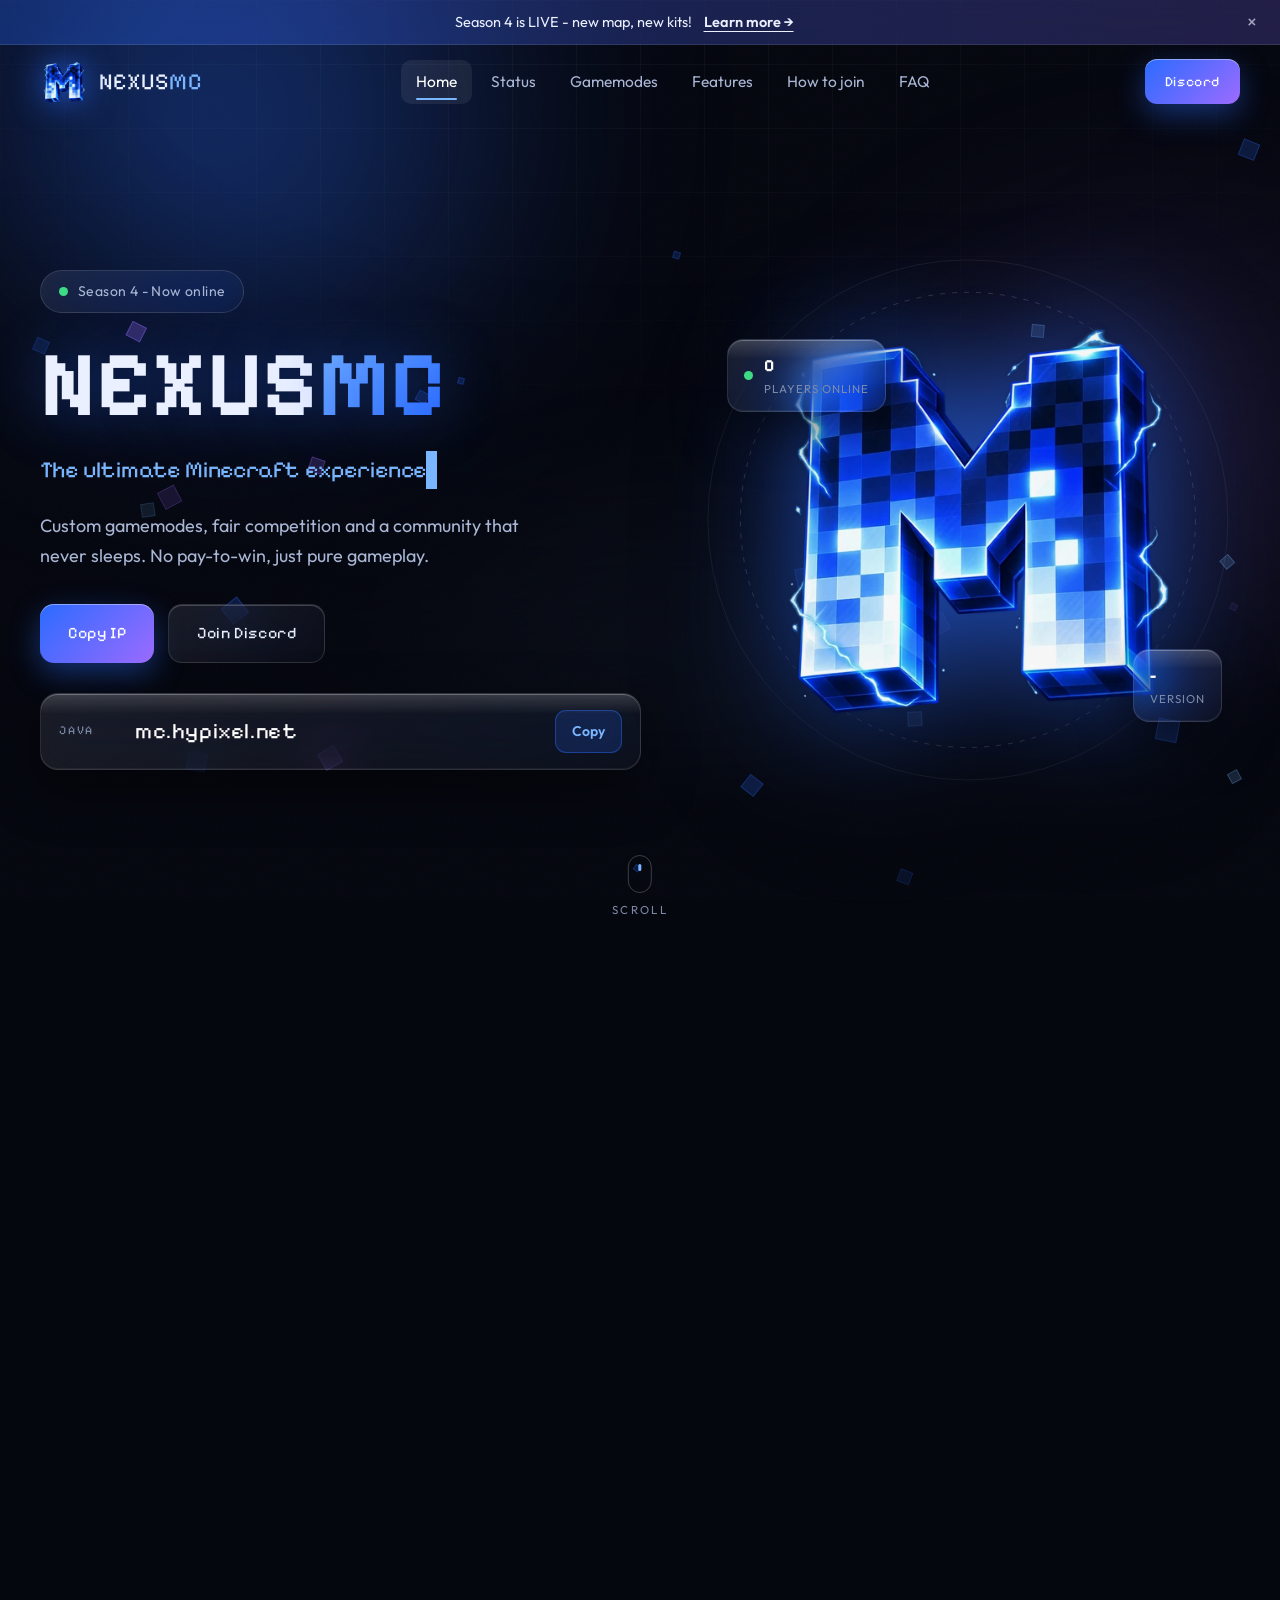
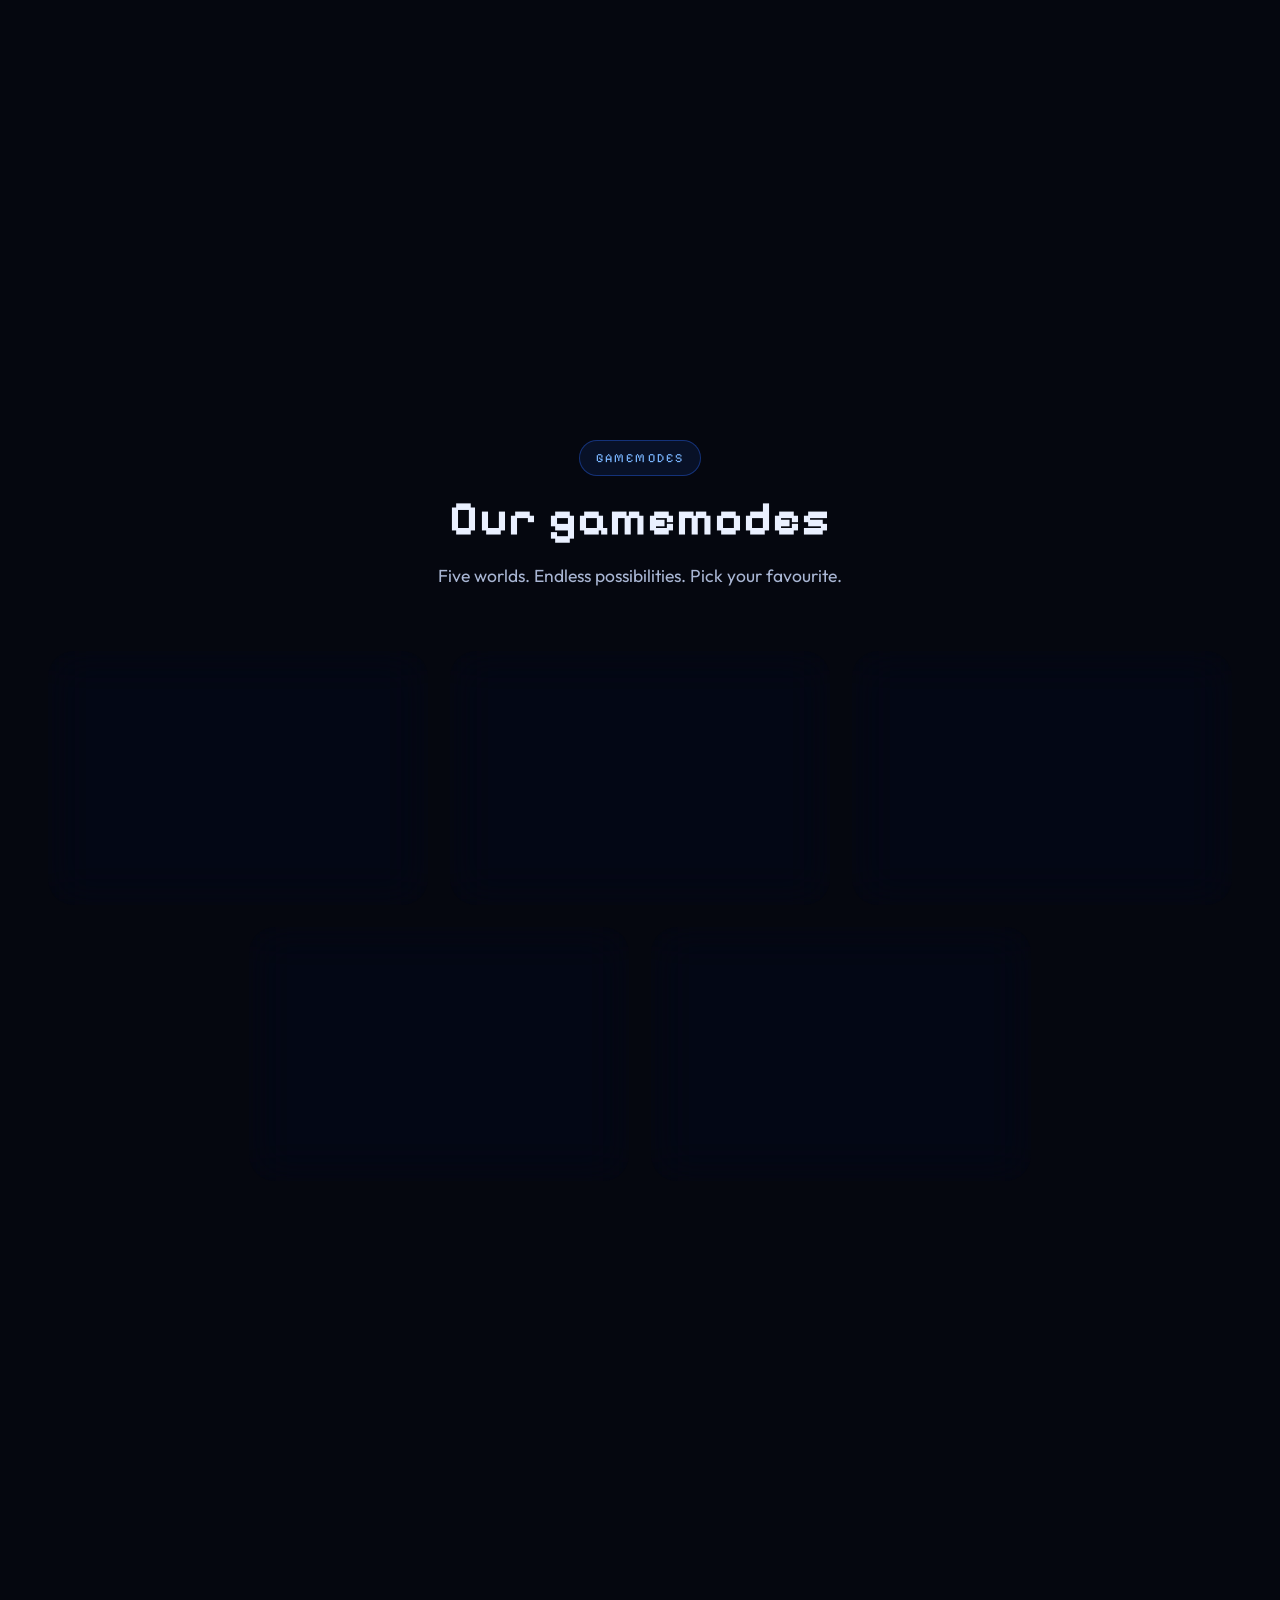
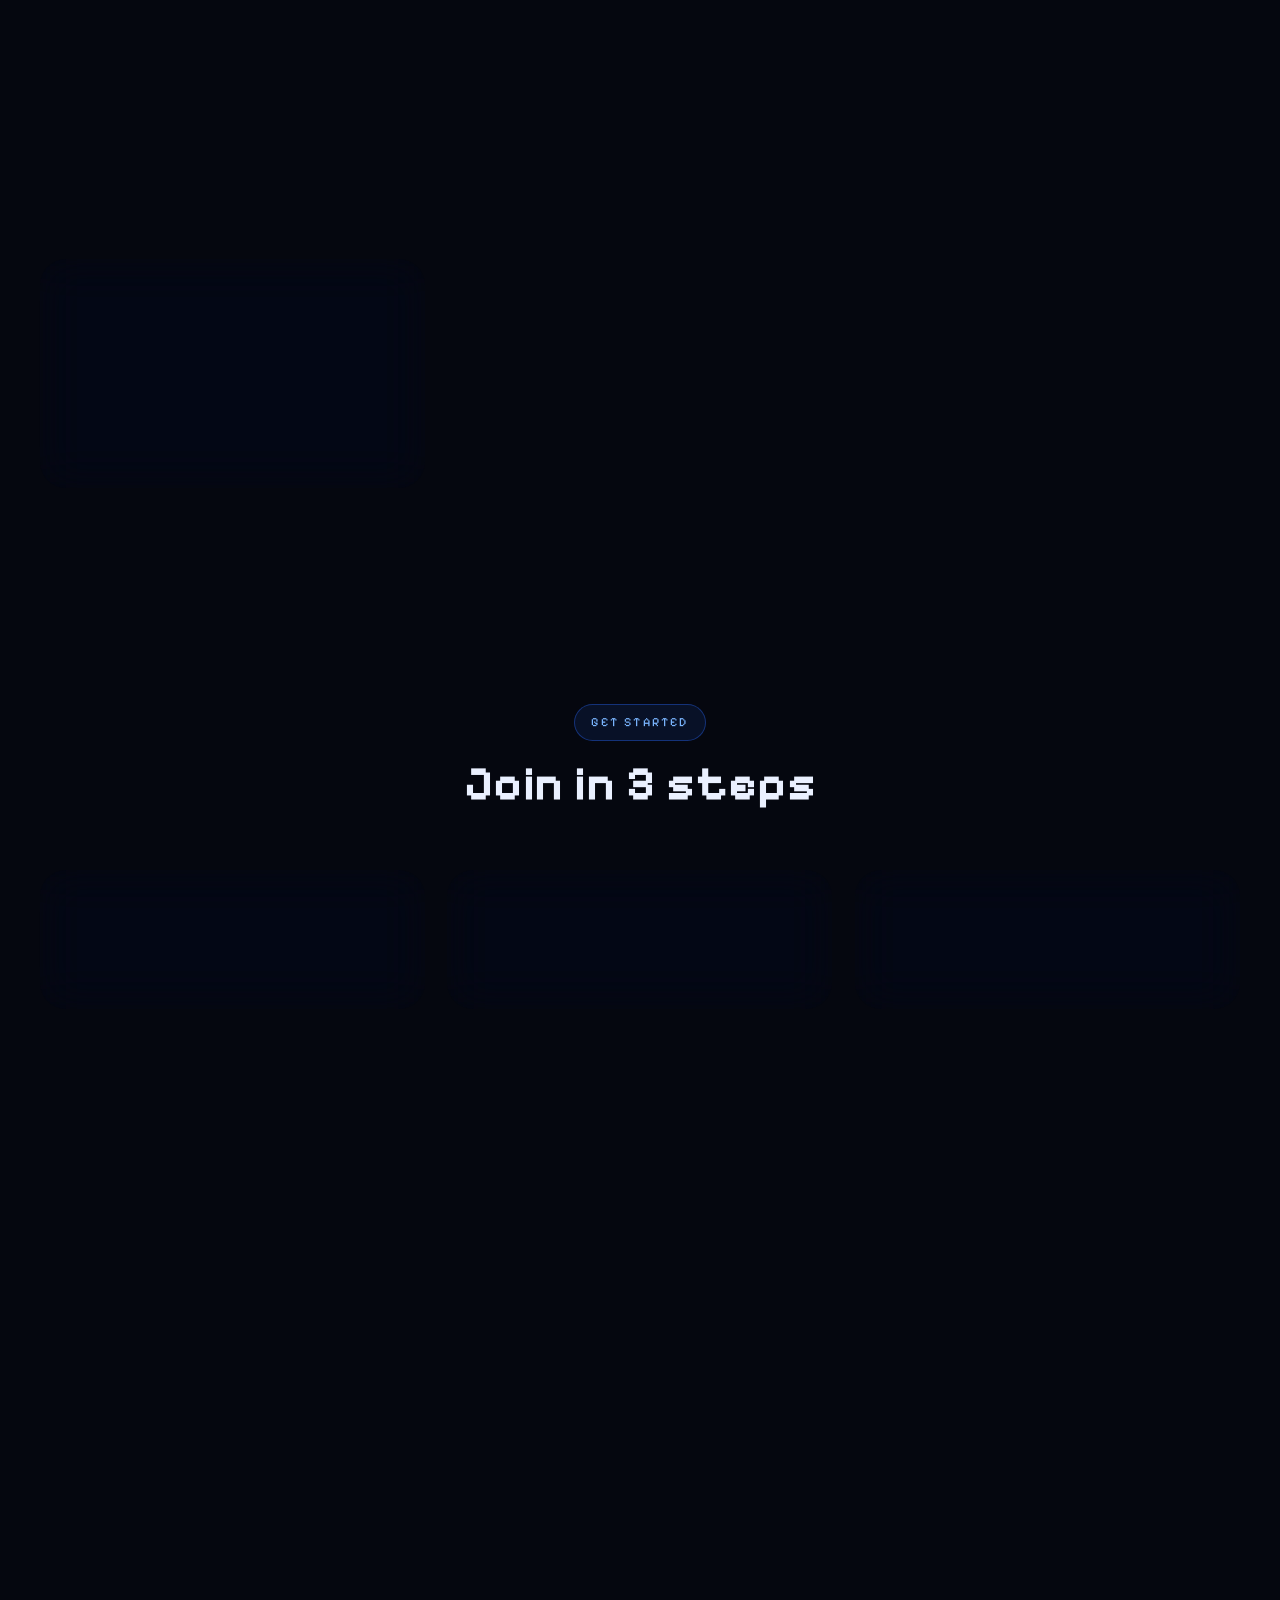
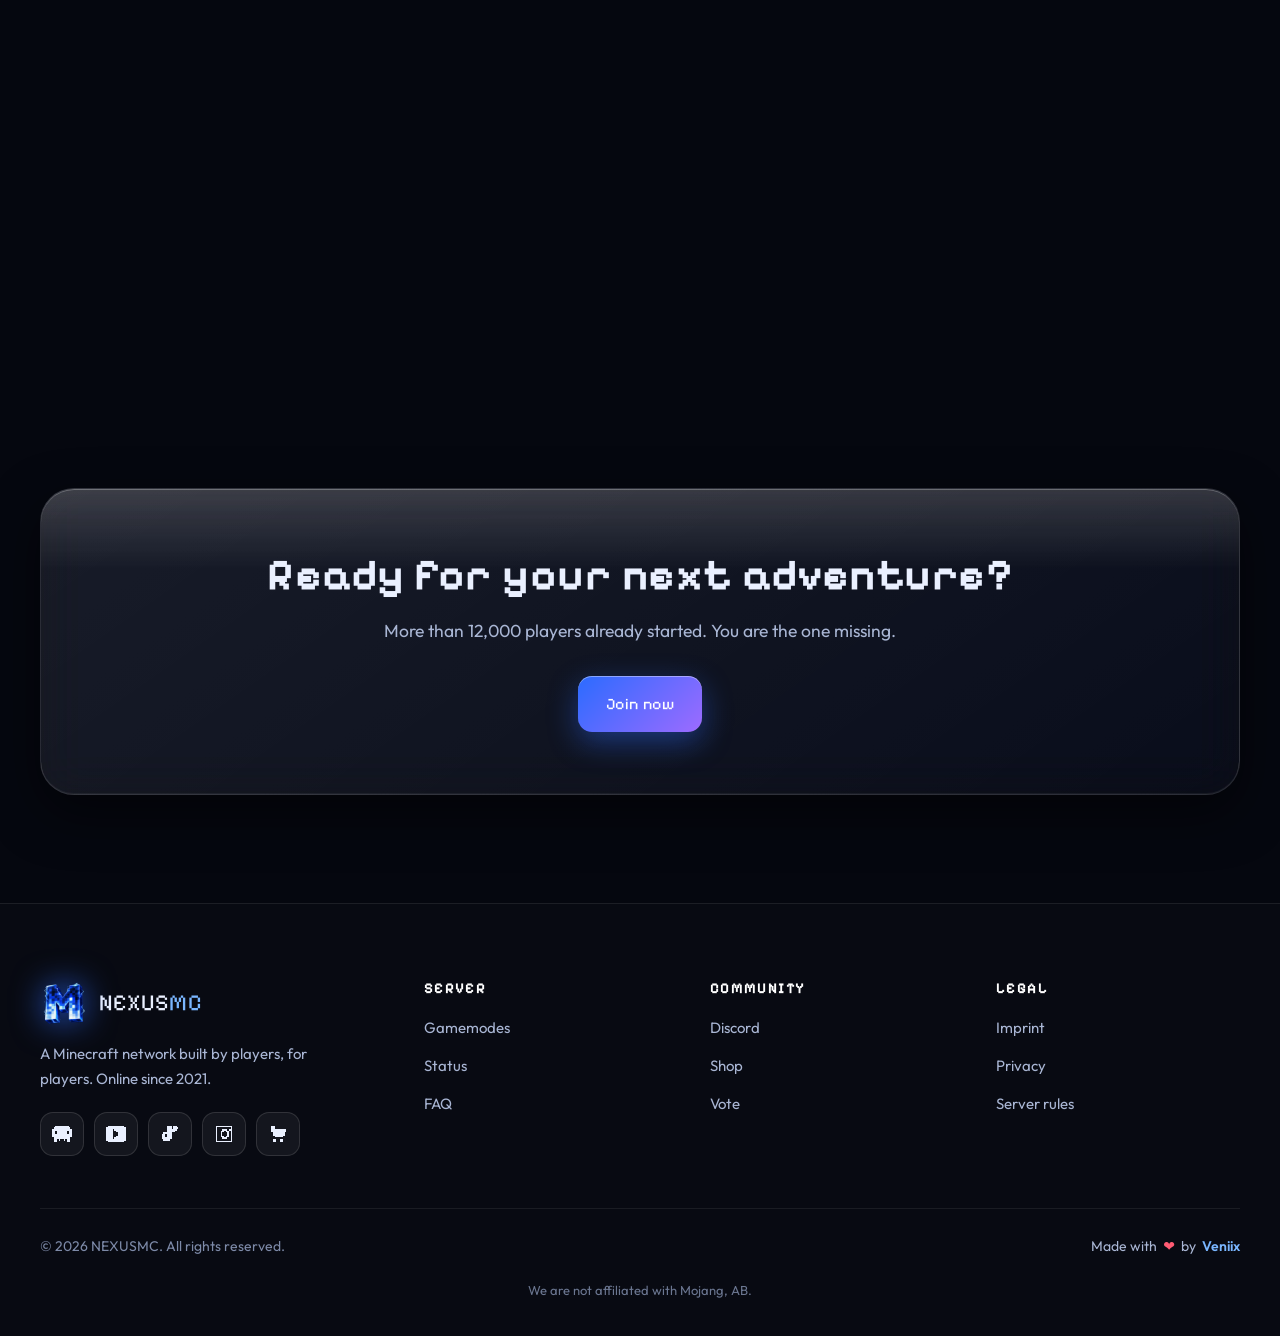
<file: index.html>
<!DOCTYPE html>
<html lang="en">
<head>
  <meta charset="UTF-8" />
  <meta name="viewport" content="width=device-width, initial-scale=1.0" />
  <title>Minecraft Server</title>

  <!-- These values are filled in automatically from assets/js/config.js -->
  <meta name="description" content="Minecraft Server" />
  <meta name="theme-color" content="#2b6bff" />
  <meta property="og:type" content="website" />
  <meta property="og:title" content="Minecraft Server" />
  <meta property="og:description" content="" />
  <meta property="og:image" content="assets/img/og-image.png" />
  <meta name="twitter:card" content="summary_large_image" />
  <meta name="twitter:image" content="assets/img/og-image.png" />

  <link rel="icon" href="assets/img/favicon.ico" sizes="any" />
  <link rel="icon" href="assets/img/favicon.png" type="image/png" />
  <link rel="apple-touch-icon" href="assets/img/apple-touch-icon.png" />

  <!-- Fonts: "Pixelify Sans" looks like Minecraft, "Outfit" keeps body text readable -->
  <link rel="preconnect" href="https://fonts.googleapis.com" />
  <link rel="preconnect" href="https://fonts.gstatic.com" crossorigin />
  <link href="https://fonts.googleapis.com/css2?family=Pixelify+Sans:wght@400..700&family=Outfit:wght@300..700&display=swap" rel="stylesheet" />

  <link rel="stylesheet" href="assets/css/style.css" />
</head>

<body>

  <!-- Progress bar & background effects -->
  <div class="scroll-progress" id="progress"></div>
  <div class="bg-layer">
    <div class="aurora aurora--1"></div>
    <div class="aurora aurora--2"></div>
    <div class="aurora aurora--3"></div>
  </div>
  <div class="bg-grid"></div>
  <div class="bg-noise"></div>
  <canvas id="particles"></canvas>
  <div class="cursor-glow" id="cursorGlow"></div>

  <!-- ===================== ANNOUNCEMENT ===================== -->
  <div class="announce" id="announce"></div>

  <!-- ===================== NAVIGATION ===================== -->
  <header class="nav" id="nav">
    <div class="wrap nav__inner">
      <a class="brand" href="#home" aria-label="Back to top">
        <img class="brand__logo" data-logo src="assets/img/logo.webp" alt="Server logo" width="46" height="46" />
        <span class="brand__name" data-brand-name></span>
      </a>

      <nav class="nav__links" id="navLinks" aria-label="Main menu"></nav>

      <div class="nav__actions">
        <a class="btn btn--primary btn--sm" id="navBtn" href="#">Discord</a>
        <button class="burger" id="burger" aria-label="Open menu" aria-expanded="false">
          <span></span><span></span><span></span>
        </button>
      </div>
    </div>
  </header>

  <nav class="mobile-menu" id="mobileMenu" aria-label="Mobile menu"></nav>

  <main>
    <!-- ===================== HERO ===================== -->
    <section class="hero" id="home">
      <div class="wrap hero__grid">
        <div class="hero__copy">
          <span class="hero__badge" id="heroBadge"></span>
          <h1 class="hero__title" id="heroTitle"></h1>
          <p class="hero__tagline" id="heroTagline"></p>
          <p class="hero__text" id="heroText"></p>

          <div class="hero__actions" id="heroActions"></div>

          <div class="ip-box glass glass--live" data-reveal style="--delay:150ms">
            <div class="ip-row">
              <span class="ip-row__label">Java</span>
              <span class="ip-row__value" id="ipJava">-</span>
              <button class="ip-copy" data-copy-target="java" aria-label="Copy Java IP">Copy</button>
            </div>
            <div class="ip-row" id="ipBedrockRow">
              <span class="ip-row__label">Bedrock</span>
              <span class="ip-row__value" id="ipBedrock">-</span>
              <button class="ip-copy" data-copy-target="bedrock" aria-label="Copy Bedrock IP">Copy</button>
            </div>
          </div>
        </div>

        <div class="hero__stage">
          <div class="hero__logo-wrap" id="heroLogoWrap">
            <svg class="hero__rings" viewBox="0 0 200 200" aria-hidden="true" focusable="false">
              <circle class="hero__rings-solid" cx="100" cy="100" r="96" />
              <circle class="hero__rings-dash"  cx="100" cy="100" r="84" />
            </svg>
            <div class="hero__halo"></div>
            <img class="hero__logo" data-logo src="assets/img/logo.webp" alt="Server logo" width="430" height="430" />

            <div class="float-card glass float-card--a">
              <span class="dot" data-live-dot></span>
              <span><b data-live-players>0</b><small>Players online</small></span>
            </div>
            <div class="float-card glass float-card--b">
              <span><b data-live-version>-</b><small>Version</small></span>
            </div>
          </div>
        </div>
      </div>

      <div class="scroll-hint">
        <span class="scroll-hint__mouse"></span>
        Scroll
      </div>
    </section>

    <!-- ===================== LIVE STATUS ===================== -->
    <section id="status">
      <div class="wrap">
        <div class="head" data-reveal>
          <span class="head__eyebrow">Live</span>
          <h2 class="head__title" id="statusTitle">Live Server Status</h2>
          <p class="head__text" id="statusSub"></p>
        </div>

        <div class="status-card glass glass--live" data-reveal="zoom">
          <div class="status-top">
            <div class="status-state">
              <span class="dot" id="stDot"></span>
              <span id="stStateText">Connecting...</span>
            </div>
            <div class="status-refresh">
              <span>Updated: <span id="stAgo">-</span></span>
              <button id="stRefresh" type="button">Refresh</button>
            </div>
          </div>

          <div class="status-grid">
            <div class="status-tile">
              <div class="status-tile__label">Players online</div>
              <div class="status-tile__value" data-st-load>
                <span id="stPlayers">0</span> <small id="stMax"></small>
              </div>
            </div>
            <div class="status-tile status-tile--text" id="stVersionTile">
              <div class="status-tile__label">Version</div>
              <div class="status-tile__value" data-st-load><span id="stVersion">-</span></div>
            </div>
            <div class="status-tile status-tile--text">
              <div class="status-tile__label">Server address</div>
              <div class="status-tile__value"><span id="stAddress">-</span></div>
            </div>
          </div>

          <div class="motd" id="stMotdBox">
            <span class="motd__label">MOTD - message of the day</span>
            <div id="stMotd">...</div>
          </div>

          <div id="stBarWrap">
            <div class="bar"><div class="bar__fill" id="stBar"></div></div>
            <div class="bar-legend">
              <span id="stBarText">Loading data...</span>
              <span>Capacity</span>
            </div>
          </div>
        </div>
      </div>
    </section>

    <!-- ===================== STATS ===================== -->
    <section id="numbers" style="padding-top:0">
      <div class="wrap">
        <div class="stats" id="statsGrid"></div>
      </div>
    </section>

    <!-- ===================== GAMEMODES ===================== -->
    <section id="gamemodes">
      <div class="wrap">
        <div class="head" data-reveal>
          <span class="head__eyebrow">Gamemodes</span>
          <h2 class="head__title" id="modesTitle">Our gamemodes</h2>
          <p class="head__text" id="modesSub"></p>
        </div>
        <div class="cards cards--modes" id="modesGrid"></div>
      </div>
    </section>

    <!-- ===================== FEATURES ===================== -->
    <section id="features">
      <div class="wrap">
        <div class="head" data-reveal>
          <span class="head__eyebrow">Features</span>
          <h2 class="head__title" id="featuresTitle">Why our server?</h2>
          <p class="head__text" id="featuresSub"></p>
        </div>
        <div class="cards" id="featuresGrid"></div>
      </div>
    </section>

    <!-- ===================== HOW TO JOIN ===================== -->
    <section id="join">
      <div class="wrap">
        <div class="head" data-reveal>
          <span class="head__eyebrow">Get started</span>
          <h2 class="head__title" id="joinTitle">Join in 3 steps</h2>
        </div>
        <div class="steps" id="stepsGrid"></div>
      </div>
    </section>

    <!-- ===================== FAQ ===================== -->
    <section id="faq">
      <div class="wrap">
        <div class="head" data-reveal>
          <span class="head__eyebrow">FAQ</span>
          <h2 class="head__title" id="faqTitle">Frequently asked questions</h2>
          <p class="head__text" id="faqSub"></p>
        </div>
        <div class="faq" id="faqList"></div>
      </div>
    </section>

    <!-- ===================== CALL TO ACTION ===================== -->
    <section id="cta">
      <div class="wrap">
        <div class="cta glass glass--live" id="ctaBox" data-reveal="zoom"></div>
      </div>
    </section>
  </main>

  <!-- ===================== FOOTER ===================== -->
  <footer class="footer">
    <div class="wrap">
      <div class="footer__grid">
        <div>
          <a class="brand" href="#home">
            <img class="brand__logo" data-logo-footer src="assets/img/logo.webp" alt="Server logo" width="46" height="46" />
            <span class="brand__name" data-brand-name></span>
          </a>
          <p class="footer__about" id="footerAbout"></p>
          <div class="socials" id="socials"></div>
        </div>
        <div id="footerCols" style="display:contents"></div>
      </div>

      <div class="footer__bottom">
        <span id="copyright"></span>
        <span class="made-by">
          Made with <span class="heart">&#10084;&#65039;</span> by
          <a href="https://veniix.studio" target="_blank" rel="noopener">Veniix</a>
        </span>
      </div>

      <!-- Legal notice - please do NOT remove -->
      <p class="disclaimer">
        We are not affiliated with Mojang, AB.
      </p>
    </div>
  </footer>

  <button class="to-top" id="toTop" aria-label="Scroll back to top">&#8593;</button>
  <div class="toast" id="toast" role="status" aria-live="polite"></div>

  <noscript>
    <div style="padding:60px 24px;text-align:center">
      <h2 style="font-family:monospace">JavaScript is disabled</h2>
      <p>Please enable JavaScript in your browser to view this page.</p>
    </div>
  </noscript>

  <!-- Do not change the order: config comes first! -->
  <script src="assets/js/config.js"></script>
  <script src="assets/js/icons.js"></script>
  <script src="assets/js/status.js"></script>
  <script src="assets/js/main.js"></script>
</body>
</html>
</file>
<file: assets/css/style.css>
/* ==========================================================================================
   MINECRAFT SERVER TEMPLATE - Stylesheet
   ------------------------------------------------------------------------------------------
   You do NOT need to touch this file. Colors, logo and texts are changed in
   "assets/js/config.js".
   ========================================================================================== */

/* ------------------------------------------------------------------------------------------
   USE YOUR OWN MINECRAFT FONT (optional)
   1. Put your font file (e.g. minecraft.ttf or .woff2) into the folder "assets/fonts/".
   2. Delete the dashed line directly ABOVE "@font-face" (it starts with a slash and a star)
      AND the dashed line directly BELOW ":root" (it ends with a star and a slash).
      That turns the block below from a comment into real CSS.
   3. Done - the page will use your font from then on.
   ------------------------------------------------------------------------------------------
@font-face {
  font-family: "MyMinecraft";
  src: url("../fonts/minecraft.woff2") format("woff2"),
       url("../fonts/minecraft.ttf")   format("truetype");
  font-display: swap;
}
:root { --font-display: "MyMinecraft", "Pixelify Sans", monospace !important; }
   ------------------------------------------------------------------------------------------ */

/* =========================================================================
   1. DESIGN-TOKENS
   ========================================================================= */
:root {
  --c-primary:   #2b6bff;
  --c-secondary: #7ab6ff;
  --c-accent:    #9d6bff;
  --c-bg:        #05070f;

  --c-primary-rgb: 43, 107, 255;

  --text:        #eaf0ff;
  --text-soft:   #a9b6d4;
  --text-dim:    #7d8aa8;

  --glass-bg:     linear-gradient(145deg, rgba(255,255,255,.085), rgba(255,255,255,.028));
  --glass-bg-hi:  linear-gradient(145deg, rgba(255,255,255,.14), rgba(255,255,255,.045));
  --glass-border: rgba(255,255,255,.12);
  --glass-blur:   blur(22px) saturate(175%);
  --glass-shadow: 0 18px 50px rgba(0,0,0,.5), inset 0 1px 0 rgba(255,255,255,.26), inset 0 -1px 0 rgba(255,255,255,.05);

  --r-sm: 12px;
  --r-md: 18px;
  --r-lg: 26px;
  --r-xl: 34px;

  --wrap: 1200px;
  --nav-h: 76px;

  --ease: cubic-bezier(.22,1,.36,1);
  --ease-soft: cubic-bezier(.4,0,.2,1);

  --font-display: "Pixelify Sans", "Press Start 2P", monospace;
  --font-body: "Outfit", "Segoe UI", system-ui, -apple-system, sans-serif;
}

/* =========================================================================
   2. BASE
   ========================================================================= */
*, *::before, *::after { box-sizing: border-box; }

html { scroll-behavior: smooth; scroll-padding-top: calc(var(--nav-h) + 20px); }

body {
  margin: 0;
  background: var(--c-bg);
  color: var(--text);
  font-family: var(--font-body);
  font-size: 17px;
  line-height: 1.65;
  -webkit-font-smoothing: antialiased;
  overflow-x: hidden;
  min-height: 100vh;
}

img { max-width: 100%; display: block; }
a { color: inherit; text-decoration: none; }
button { font: inherit; color: inherit; border: 0; background: none; cursor: pointer; }
ul { list-style: none; margin: 0; padding: 0; }

h1, h2, h3, h4, .font-display {
  font-family: var(--font-display);
  font-weight: 700;
  letter-spacing: .5px;
  line-height: 1.12;
  margin: 0;
}

::selection { background: rgba(var(--c-primary-rgb), .45); color: #fff; }

/* Scrollbar */
::-webkit-scrollbar { width: 11px; }
::-webkit-scrollbar-track { background: rgba(255,255,255,.03); }
::-webkit-scrollbar-thumb {
  background: linear-gradient(var(--c-primary), var(--c-accent));
  border-radius: 10px;
  border: 3px solid var(--c-bg);
}

.wrap { width: min(var(--wrap), calc(100% - 44px)); margin-inline: auto; }
.sr-only {
  position: absolute; width: 1px; height: 1px; padding: 0; margin: -1px;
  overflow: hidden; clip: rect(0 0 0 0); white-space: nowrap; border: 0;
}

/* =========================================================================
   3. BACKGROUND (aurora + grid + noise)
   ========================================================================= */
.bg-layer { position: fixed; inset: 0; z-index: -3; overflow: hidden; pointer-events: none; }

.bg-layer::after { /* Vignette */
  content: "";
  position: absolute; inset: 0;
  background: radial-gradient(120% 90% at 50% 0%, transparent 35%, var(--c-bg) 100%);
}

.aurora {
  position: absolute;
  width: 62vw; height: 62vw;
  min-width: 480px; min-height: 480px;
  border-radius: 50%;
  filter: blur(110px);
  opacity: .5;
  will-change: transform;
}
.aurora--1 { top: -22vw; left: -14vw;  background: radial-gradient(circle, var(--c-primary), transparent 65%); animation: drift1 26s ease-in-out infinite; }
.aurora--2 { top: 18vh;  right: -22vw; background: radial-gradient(circle, var(--c-accent),  transparent 65%); animation: drift2 32s ease-in-out infinite; opacity: .38; }
.aurora--3 { bottom: -28vw; left: 22vw; background: radial-gradient(circle, var(--c-secondary), transparent 65%); animation: drift3 38s ease-in-out infinite; opacity: .3; }

@keyframes drift1 { 0%,100% { transform: translate3d(0,0,0) scale(1); } 50% { transform: translate3d(8vw, 6vh, 0) scale(1.15); } }
@keyframes drift2 { 0%,100% { transform: translate3d(0,0,0) scale(1.1); } 50% { transform: translate3d(-7vw, 9vh, 0) scale(.92); } }
@keyframes drift3 { 0%,100% { transform: translate3d(0,0,0) scale(1); } 50% { transform: translate3d(6vw,-7vh, 0) scale(1.2); } }

.bg-grid {
  position: fixed; inset: 0; z-index: -2; pointer-events: none;
  background-image:
    linear-gradient(rgba(255,255,255,.035) 1px, transparent 1px),
    linear-gradient(90deg, rgba(255,255,255,.035) 1px, transparent 1px);
  background-size: 64px 64px;
  mask-image: radial-gradient(100% 70% at 50% 0%, #000 10%, transparent 75%);
  -webkit-mask-image: radial-gradient(100% 70% at 50% 0%, #000 10%, transparent 75%);
  animation: gridShift 40s linear infinite;
}
@keyframes gridShift { to { background-position: 64px 64px, 64px 64px; } }

.bg-noise {
  position: fixed; inset: 0; z-index: -1; pointer-events: none; opacity: .5;
  background-image: url("data:image/svg+xml,%3Csvg xmlns='http://www.w3.org/2000/svg' width='160' height='160'%3E%3Cfilter id='n'%3E%3CfeTurbulence type='fractalNoise' baseFrequency='.85' numOctaves='3'/%3E%3C/filter%3E%3Crect width='100%25' height='100%25' filter='url(%23n)' opacity='.045'/%3E%3C/svg%3E");
}

#particles { position: fixed; inset: 0; z-index: -1; pointer-events: none; }

/* Cursor glow */
.cursor-glow {
  position: fixed; top: 0; left: 0; z-index: 0;
  width: 520px; height: 520px; margin: -260px 0 0 -260px;
  border-radius: 50%; pointer-events: none; opacity: 0;
  background: radial-gradient(circle, rgba(var(--c-primary-rgb), .16), transparent 62%);
  transition: opacity .5s var(--ease-soft);
  will-change: transform;
}
.cursor-glow.is-on { opacity: 1; }

/* =========================================================================
   4. GLASS BUILDING BLOCK (liquid glass)
   ========================================================================= */
.glass {
  position: relative;
  background: var(--glass-bg);
  backdrop-filter: var(--glass-blur);
  -webkit-backdrop-filter: var(--glass-blur);
  border: 1px solid var(--glass-border);
  border-radius: var(--r-lg);
  box-shadow: var(--glass-shadow);
  overflow: hidden;
  isolation: isolate;
}
/* Specular edge at the top */
.glass::before {
  content: "";
  position: absolute; inset: 0; border-radius: inherit; pointer-events: none;
  background: linear-gradient(180deg, rgba(255,255,255,.22), transparent 26%);
  opacity: .7; mix-blend-mode: overlay;
}
/* Light reflection that follows the mouse */
.glass--live::after {
  content: "";
  position: absolute; inset: -1px; border-radius: inherit; pointer-events: none;
  background: radial-gradient(360px circle at var(--mx, 50%) var(--my, 0%),
              rgba(255,255,255,.14), transparent 45%);
  opacity: 0; transition: opacity .45s var(--ease-soft);
}
.glass--live:hover::after { opacity: 1; }

/* =========================================================================
   5. BUTTONS
   ========================================================================= */
.btn {
  position: relative;
  display: inline-flex; align-items: center; justify-content: center; gap: 10px;
  padding: 15px 28px;
  border-radius: 14px;
  font-family: var(--font-display);
  font-size: 16px; letter-spacing: .6px;
  overflow: hidden;
  transition: transform .35s var(--ease), box-shadow .35s var(--ease), background .35s var(--ease-soft);
  white-space: nowrap;
}
.btn:active { transform: translateY(1px) scale(.985); }

.btn--primary {
  color: #fff;
  background: linear-gradient(135deg, var(--c-primary), var(--c-accent));
  box-shadow: 0 10px 30px rgba(var(--c-primary-rgb), .42), inset 0 1px 0 rgba(255,255,255,.4);
}
.btn--primary:hover { transform: translateY(-3px); box-shadow: 0 18px 44px rgba(var(--c-primary-rgb), .58), inset 0 1px 0 rgba(255,255,255,.5); }

.btn--ghost {
  color: var(--text);
  background: var(--glass-bg);
  backdrop-filter: var(--glass-blur);
  -webkit-backdrop-filter: var(--glass-blur);
  border: 1px solid var(--glass-border);
  box-shadow: inset 0 1px 0 rgba(255,255,255,.2);
}
.btn--ghost:hover { background: var(--glass-bg-hi); transform: translateY(-3px); border-color: rgba(255,255,255,.26); }

.btn--sm { padding: 11px 20px; font-size: 14px; border-radius: 12px; }

/* Shine sweep */
.btn::after {
  content: "";
  position: absolute; top: 0; left: -120%; width: 55%; height: 100%;
  background: linear-gradient(100deg, transparent, rgba(255,255,255,.4), transparent);
  transform: skewX(-18deg);
  transition: left .75s var(--ease);
}
.btn:hover::after { left: 150%; }

/* Click ripple */
.ripple {
  position: absolute; border-radius: 50%; transform: scale(0);
  background: rgba(255,255,255,.4); pointer-events: none;
  animation: ripple .62s var(--ease-soft) forwards;
}
@keyframes ripple { to { transform: scale(2.6); opacity: 0; } }

/* =========================================================================
   6. ANNOUNCEMENT BAR
   ========================================================================= */
.announce {
  position: relative; z-index: 60;
  display: flex; align-items: center; justify-content: center; gap: 12px;
  flex-wrap: wrap;
  padding: 10px 52px 10px 20px;
  font-size: 14.5px;
  text-align: center;
  background: linear-gradient(90deg, rgba(var(--c-primary-rgb), .3), rgba(157,107,255,.22), rgba(var(--c-primary-rgb), .3));
  background-size: 250% 100%;
  border-bottom: 1px solid rgba(255,255,255,.1);
  backdrop-filter: blur(12px);
  animation: announceFlow 9s linear infinite;
}
@keyframes announceFlow { to { background-position: 250% 0; } }
.announce a { font-weight: 600; text-decoration: underline; text-underline-offset: 4px; }
.announce a:hover { color: var(--c-secondary); }
.announce__close {
  position: absolute; right: 14px; top: 50%; transform: translateY(-50%);
  width: 28px; height: 28px; border-radius: 8px; opacity: .65; font-size: 18px; line-height: 1;
  transition: .25s;
}
.announce__close:hover { opacity: 1; background: rgba(255,255,255,.12); }

/* Scroll progress bar */
.scroll-progress {
  position: fixed; top: 0; left: 0; height: 3px; width: 0; z-index: 100;
  background: linear-gradient(90deg, var(--c-primary), var(--c-secondary), var(--c-accent));
  box-shadow: 0 0 14px rgba(var(--c-primary-rgb), .8);
  transition: width .12s linear;
}

/* =========================================================================
   7. NAVIGATION
   ========================================================================= */
.nav {
  position: sticky; top: 0; z-index: 50;
  transition: padding .4s var(--ease), background .4s var(--ease-soft), border-color .4s;
  padding: 14px 0;
  border-bottom: 1px solid transparent;
}
.nav.is-stuck {
  background: rgba(8, 11, 24, .62);
  backdrop-filter: blur(20px) saturate(170%);
  -webkit-backdrop-filter: blur(20px) saturate(170%);
  border-bottom-color: rgba(255,255,255,.09);
  padding: 8px 0;
}
.nav__inner { display: flex; align-items: center; justify-content: space-between; gap: 20px; }

.brand { display: flex; align-items: center; gap: 13px; }
.brand__logo {
  width: 46px; height: 46px; object-fit: contain;
  filter: drop-shadow(0 0 16px rgba(var(--c-primary-rgb), .75));
  transition: transform .5s var(--ease);
}
.brand:hover .brand__logo { transform: rotate(-8deg) scale(1.1); }
.brand__name { font-family: var(--font-display); font-size: 23px; letter-spacing: 1px; }
.brand__name span { color: var(--c-secondary); }

.nav__links { display: flex; align-items: center; gap: 4px; }
.nav__link {
  position: relative; padding: 9px 15px; border-radius: 10px;
  font-size: 15.5px; color: var(--text-soft);
  transition: color .3s, background .3s;
}
.nav__link:hover, .nav__link.is-active { color: #fff; background: rgba(255,255,255,.07); }
.nav__link::after {
  content: ""; position: absolute; left: 15px; right: 15px; bottom: 4px; height: 2px;
  border-radius: 2px; background: var(--c-secondary);
  transform: scaleX(0); transform-origin: left; transition: transform .35s var(--ease);
}
.nav__link:hover::after, .nav__link.is-active::after { transform: scaleX(1); }

.nav__actions { display: flex; align-items: center; gap: 12px; }

.burger { display: none; width: 44px; height: 44px; border-radius: 12px; position: relative; }
.burger span {
  position: absolute; left: 12px; width: 20px; height: 2px; border-radius: 2px; background: var(--text);
  transition: .35s var(--ease);
}
.burger span:nth-child(1) { top: 16px; }
.burger span:nth-child(2) { top: 21px; }
.burger span:nth-child(3) { top: 26px; }
.burger.is-open span:nth-child(1) { top: 21px; transform: rotate(45deg); }
.burger.is-open span:nth-child(2) { opacity: 0; }
.burger.is-open span:nth-child(3) { top: 21px; transform: rotate(-45deg); }

.mobile-menu {
  position: fixed; inset: 0; z-index: 45;
  display: flex; flex-direction: column; justify-content: center; gap: 8px;
  padding: 90px 28px 40px;
  background: rgba(5, 7, 15, .9);
  backdrop-filter: blur(26px) saturate(160%);
  -webkit-backdrop-filter: blur(26px) saturate(160%);
  opacity: 0; visibility: hidden; transform: translateY(-14px);
  transition: .45s var(--ease);
}
.mobile-menu.is-open { opacity: 1; visibility: visible; transform: none; }
.mobile-menu a {
  font-family: var(--font-display); font-size: 27px; padding: 16px 20px;
  border-radius: 16px; border: 1px solid transparent;
  opacity: 0; transform: translateY(16px);
}
.mobile-menu.is-open a { animation: menuIn .5s var(--ease) forwards; }
.mobile-menu a:hover { background: rgba(255,255,255,.07); border-color: var(--glass-border); }
@keyframes menuIn { to { opacity: 1; transform: none; } }

/* =========================================================================
   8. SECTIONS & HEADINGS
   ========================================================================= */
section { position: relative; padding: 108px 0; }

.head { text-align: center; max-width: 720px; margin: 0 auto 60px; }
.head__eyebrow {
  display: inline-block; margin-bottom: 16px; padding: 7px 16px;
  font-family: var(--font-display); font-size: 12.5px; letter-spacing: 2.2px; text-transform: uppercase;
  color: var(--c-secondary);
  border: 1px solid rgba(var(--c-primary-rgb), .38); border-radius: 999px;
  background: rgba(var(--c-primary-rgb), .1);
}
.head__title { font-size: clamp(30px, 5vw, 48px); }
.head__title em { font-style: normal; color: var(--c-secondary); }
.head__text { margin-top: 16px; color: var(--text-soft); font-size: 17.5px; }

/* =========================================================================
   9. HERO
   ========================================================================= */
.hero { padding: 72px 0 96px; min-height: calc(100vh - var(--nav-h)); display: flex; align-items: center; }
.hero__grid {
  display: grid; grid-template-columns: 1.05fr .95fr; gap: 56px; align-items: center;
}

.hero__badge {
  display: inline-flex; align-items: center; gap: 10px;
  padding: 9px 18px; margin-bottom: 26px; border-radius: 999px;
  font-size: 14px; letter-spacing: .4px; color: var(--text-soft);
  background: var(--glass-bg); border: 1px solid var(--glass-border);
  backdrop-filter: var(--glass-blur); -webkit-backdrop-filter: var(--glass-blur);
}
.dot {
  width: 9px; height: 9px; border-radius: 50%; background: #3ddc84;
  box-shadow: 0 0 0 0 rgba(61,220,132,.6); animation: pulse 2.2s infinite;
}
.dot--off { background: #ff5b6e; box-shadow: 0 0 0 0 rgba(255,91,110,.6); }
@keyframes pulse {
  70%  { box-shadow: 0 0 0 11px rgba(61,220,132,0); }
  100% { box-shadow: 0 0 0 0 rgba(61,220,132,0); }
}

.hero__title {
  font-size: clamp(44px, 8.5vw, 92px);
  line-height: 1;
  text-shadow: 0 0 60px rgba(var(--c-primary-rgb), .45);
}
.hero__title span {
  background: linear-gradient(135deg, var(--c-secondary), var(--c-primary) 45%, var(--c-accent));
  -webkit-background-clip: text; background-clip: text; color: transparent;
  background-size: 200% 200%;
  animation: hue 8s ease infinite;
}
@keyframes hue { 0%,100% { background-position: 0% 50%; } 50% { background-position: 100% 50%; } }

.hero__tagline {
  margin: 20px 0 0;
  font-family: var(--font-display);
  font-size: clamp(17px, 2.4vw, 23px);
  color: var(--c-secondary); min-height: 1.4em;
}
.caret { display: inline-block; width: 11px; background: var(--c-secondary); animation: blink 1s steps(2) infinite; }
@keyframes blink { 50% { opacity: 0; } }

.hero__text { margin: 22px 0 0; max-width: 520px; color: var(--text-soft); font-size: 18px; }
.hero__actions { display: flex; flex-wrap: wrap; gap: 14px; margin-top: 34px; }

/* IP box */
.ip-box { margin-top: 30px; padding: 16px 18px; border-radius: var(--r-md); display: grid; gap: 12px; }
.ip-row { display: flex; align-items: center; gap: 14px; flex-wrap: wrap; }
.ip-row__label {
  font-family: var(--font-display); font-size: 12px; letter-spacing: 1.8px;
  text-transform: uppercase; color: var(--text-dim); min-width: 62px;
}
.ip-row__value {
  flex: 1; min-width: 150px;
  font-family: var(--font-display); font-size: clamp(17px, 2.4vw, 22px); letter-spacing: .6px;
  color: #fff; word-break: break-all;
}
.ip-copy {
  display: inline-flex; align-items: center; gap: 8px;
  padding: 9px 16px; border-radius: 11px; font-size: 14px; font-weight: 600;
  background: rgba(var(--c-primary-rgb), .18);
  border: 1px solid rgba(var(--c-primary-rgb), .42);
  color: var(--c-secondary);
  transition: .3s var(--ease);
}
.ip-copy:hover { background: rgba(var(--c-primary-rgb), .34); color: #fff; transform: translateY(-2px); }
.ip-copy.is-done { background: rgba(61,220,132,.2); border-color: rgba(61,220,132,.5); color: #7bf3b1; }

/* Logo stage */
.hero__stage { position: relative; display: grid; place-items: center; perspective: 1100px; }
.hero__logo-wrap { position: relative; width: min(430px, 82%); transform-style: preserve-3d; will-change: transform; }
.hero__logo {
  width: 100%;
  height: auto;          /* without this the height="430" attribute stretches the image */
  filter: drop-shadow(0 0 60px rgba(var(--c-primary-rgb), .65)) drop-shadow(0 26px 40px rgba(0,0,0,.55));
  animation: floatY 6.5s ease-in-out infinite;
}
@keyframes floatY { 0%,100% { transform: translateY(-12px); } 50% { transform: translateY(14px); } }

.hero__halo {
  position: absolute; inset: 6%; z-index: -1; border-radius: 50%;
  background: radial-gradient(circle, rgba(var(--c-primary-rgb), .55), transparent 62%);
  filter: blur(46px); animation: halo 5s ease-in-out infinite;
}
@keyframes halo { 0%,100% { opacity: .65; transform: scale(1); } 50% { opacity: 1; transform: scale(1.14); } }

/* Rings as SVG: the dashes travel via stroke-dashoffset.
   Important: no rotate() - a rotated box would make the page wider than the screen. */
.hero__rings { position: absolute; inset: -13%; z-index: -1; width: 126%; height: 126%; overflow: visible; }
.hero__rings circle { fill: none; vector-effect: non-scaling-stroke; }
.hero__rings-solid { stroke: rgba(255,255,255,.07); stroke-width: 1; }
.hero__rings-dash {
  stroke: rgba(255,255,255,.16); stroke-width: 1; stroke-dasharray: 5 7;
  animation: dashFlow 26s linear infinite;
}
@keyframes dashFlow { to { stroke-dashoffset: -528; } }
@keyframes spin { to { transform: rotate(360deg); } }

/* Floating mini card next to the logo */
.float-card {
  position: absolute; padding: 12px 16px; border-radius: 16px;
  display: flex; align-items: center; gap: 11px; font-size: 14px; white-space: nowrap;
  animation: floatY 7.5s ease-in-out infinite;
}
.float-card--a { top: 8%; left: -6%; animation-delay: -1.5s; }
.float-card--b { bottom: 3%; right: -9%; animation-delay: -3.5s; max-width: 220px; white-space: normal; }
.float-card b { font-family: var(--font-display); font-size: 17px; color: #fff; }
.float-card small { color: var(--text-dim); display: block; font-size: 11.5px; letter-spacing: 1px; text-transform: uppercase; }

.scroll-hint {
  position: absolute; bottom: 24px; left: 50%; transform: translateX(-50%);
  display: grid; place-items: center; gap: 8px;
  font-size: 11.5px; letter-spacing: 2.4px; text-transform: uppercase; color: var(--text-dim);
}
.scroll-hint__mouse {
  width: 24px; height: 38px; border-radius: 14px; border: 1.5px solid rgba(255,255,255,.22); position: relative;
}
.scroll-hint__mouse::after {
  content: ""; position: absolute; left: 50%; top: 8px; width: 3px; height: 7px; border-radius: 2px;
  background: var(--c-secondary); transform: translateX(-50%);
  animation: wheel 1.8s ease-in-out infinite;
}
@keyframes wheel { 0% { opacity: 0; transform: translate(-50%, -4px); } 40% { opacity: 1; } 100% { opacity: 0; transform: translate(-50%, 12px); } }

/* =========================================================================
   10. LIVE STATUS
   ========================================================================= */
.status-card { padding: 34px; display: grid; gap: 28px; }
.status-top { display: flex; align-items: center; justify-content: space-between; gap: 18px; flex-wrap: wrap; }
.status-state { display: flex; align-items: center; gap: 12px; font-family: var(--font-display); font-size: 19px; }
.status-refresh { font-size: 13px; color: var(--text-dim); display: flex; align-items: center; gap: 8px; }
.status-refresh button { color: var(--c-secondary); text-decoration: underline; text-underline-offset: 3px; font-size: 13px; }

.status-grid { display: grid; grid-template-columns: repeat(auto-fit, minmax(180px, 1fr)); gap: 16px; }
.status-tile {
  padding: 22px; border-radius: var(--r-md); text-align: center;
  background: rgba(255,255,255,.035); border: 1px solid rgba(255,255,255,.08);
  transition: transform .4s var(--ease), background .4s;
}
.status-tile:hover { transform: translateY(-5px); background: rgba(255,255,255,.07); }
.status-tile__label {
  font-size: 11.5px; letter-spacing: 2px; text-transform: uppercase; color: var(--text-dim); margin-bottom: 10px;
}
.status-tile__value {
  font-family: var(--font-display); font-size: clamp(26px, 4vw, 38px); line-height: 1;
  color: #fff; text-shadow: 0 0 26px rgba(var(--c-primary-rgb), .55);
  word-break: break-word;
}
.status-tile__value small { font-size: .5em; color: var(--text-dim); text-shadow: none; }
.status-tile--text .status-tile__value { font-size: clamp(17px, 2.5vw, 25px); line-height: 1.35; }

.motd {
  padding: 20px 22px; border-radius: var(--r-md);
  background: rgba(0,0,0,.42); border: 1px solid rgba(255,255,255,.07);
  font-family: var(--font-display); font-size: 17px; line-height: 1.7; text-align: center;
  word-break: break-word;
}
.motd > div { white-space: pre-wrap; }
.motd__label {
  display: block; font-family: var(--font-body); font-size: 11px; letter-spacing: 2px;
  text-transform: uppercase; color: var(--text-dim); margin-bottom: 10px;
}

.bar { height: 10px; border-radius: 99px; background: rgba(255,255,255,.07); overflow: hidden; }
.bar__fill {
  height: 100%; width: 0; border-radius: 99px;
  background: linear-gradient(90deg, var(--c-primary), var(--c-secondary));
  box-shadow: 0 0 16px rgba(var(--c-primary-rgb), .7);
  transition: width 1.2s var(--ease);
  position: relative; overflow: hidden;
}
.bar__fill::after {
  content: ""; position: absolute; inset: 0;
  background: linear-gradient(90deg, transparent, rgba(255,255,255,.45), transparent);
  animation: barShine 2.4s linear infinite;
}
@keyframes barShine { from { transform: translateX(-100%); } to { transform: translateX(100%); } }
.bar-legend { display: flex; justify-content: space-between; font-size: 13px; color: var(--text-dim); margin-top: 9px; }

.is-loading { animation: loadPulse 1.4s ease-in-out infinite; }
@keyframes loadPulse { 50% { opacity: .35; } }

/* =========================================================================
   11. STATS BAR
   ========================================================================= */
.stats { display: grid; grid-template-columns: repeat(auto-fit, minmax(190px, 1fr)); gap: 18px; }
.stat { padding: 30px 20px; text-align: center; border-radius: var(--r-lg); }
.stat__value {
  font-family: var(--font-display); font-size: clamp(32px, 4.6vw, 46px); line-height: 1;
  background: linear-gradient(180deg, #fff, var(--c-secondary));
  -webkit-background-clip: text; background-clip: text; color: transparent;
}
.stat__label { margin-top: 10px; font-size: 14.5px; color: var(--text-soft); letter-spacing: .3px; }

/* =========================================================================
   12. CARDS (gamemodes / features)
   ========================================================================= */
.cards { display: grid; gap: 22px; grid-template-columns: repeat(auto-fit, minmax(290px, 1fr)); }
/* Gamemodes: the last row is centered (looks better with 5 cards) */
.cards--modes { display: flex; flex-wrap: wrap; justify-content: center; }
.cards--modes > .card { flex: 1 1 300px; max-width: 380px; }

.card {
  padding: 30px; border-radius: var(--r-lg);
  transform-style: preserve-3d;
  transition: transform .45s var(--ease), border-color .45s, box-shadow .45s;
}
.card:hover { border-color: rgba(var(--c-primary-rgb), .45); box-shadow: 0 26px 60px rgba(0,0,0,.55), 0 0 0 1px rgba(var(--c-primary-rgb), .25), inset 0 1px 0 rgba(255,255,255,.3); }

.card__icon {
  width: 62px; height: 62px; border-radius: 16px; margin-bottom: 20px;
  display: grid; place-items: center; font-size: 28px;
  background: linear-gradient(145deg, rgba(var(--c-primary-rgb), .32), rgba(157,107,255,.18));
  border: 1px solid rgba(255,255,255,.14);
  box-shadow: inset 0 1px 0 rgba(255,255,255,.3), 0 10px 26px rgba(0,0,0,.4);
  transition: transform .5s var(--ease);
}
.card:hover .card__icon { transform: translateZ(28px) rotate(-6deg) scale(1.06); }
.card__icon svg { width: 34px; height: 34px; shape-rendering: crispEdges; filter: drop-shadow(0 0 10px rgba(var(--c-primary-rgb), .8)); }

.card__title { font-size: 21px; margin-bottom: 10px; transition: transform .5s var(--ease); }
.card:hover .card__title { transform: translateZ(18px); }
.card__text { color: var(--text-soft); font-size: 15.5px; margin: 0; }

.card__tag {
  position: absolute; top: 18px; right: 18px;
  padding: 5px 12px; border-radius: 999px;
  font-family: var(--font-display); font-size: 11px; letter-spacing: 1.4px; text-transform: uppercase;
  color: #fff; background: linear-gradient(135deg, var(--c-primary), var(--c-accent));
  box-shadow: 0 6px 18px rgba(var(--c-primary-rgb), .5);
}
.card__link {
  display: inline-flex; align-items: center; gap: 7px; margin-top: 18px;
  font-size: 14.5px; font-weight: 600; color: var(--c-secondary);
}
.card__link:hover { gap: 12px; }
.card__link { transition: gap .3s var(--ease); }

/* =========================================================================
   13. HOW TO JOIN / steps
   ========================================================================= */
.steps { display: grid; grid-template-columns: repeat(auto-fit, minmax(250px, 1fr)); gap: 22px; counter-reset: step; }
.step { padding: 30px; border-radius: var(--r-lg); position: relative; }
.step::before {
  counter-increment: step; content: counter(step);
  position: absolute; top: -18px; left: 26px;
  width: 46px; height: 46px; border-radius: 13px;
  display: grid; place-items: center;
  font-family: var(--font-display); font-size: 21px; color: #fff;
  background: linear-gradient(135deg, var(--c-primary), var(--c-accent));
  box-shadow: 0 10px 26px rgba(var(--c-primary-rgb), .5), inset 0 1px 0 rgba(255,255,255,.4);
}
.step h3 { margin: 22px 0 8px; font-size: 19px; }
.step p { margin: 0; color: var(--text-soft); font-size: 15.5px; }

/* =========================================================================
   14. FAQ
   ========================================================================= */
.faq { display: grid; gap: 14px; max-width: 860px; margin-inline: auto; }
.faq-item { border-radius: var(--r-md); transition: border-color .4s, background .4s; }
.faq-item.is-open { border-color: rgba(var(--c-primary-rgb), .42); }
.faq-q {
  width: 100%; display: flex; align-items: center; justify-content: space-between; gap: 18px;
  padding: 22px 26px; text-align: left;
  font-family: var(--font-display); font-size: 17.5px; letter-spacing: .3px;
}
.faq-q:hover { color: var(--c-secondary); }
.faq-icon {
  flex: none; width: 30px; height: 30px; border-radius: 9px; position: relative;
  background: rgba(255,255,255,.08); border: 1px solid rgba(255,255,255,.12);
  transition: transform .45s var(--ease), background .45s;
}
.faq-icon::before, .faq-icon::after {
  content: ""; position: absolute; top: 50%; left: 50%; width: 12px; height: 2px; border-radius: 2px;
  background: var(--c-secondary); transform: translate(-50%, -50%); transition: transform .45s var(--ease);
}
.faq-icon::after { transform: translate(-50%, -50%) rotate(90deg); }
.faq-item.is-open .faq-icon { background: rgba(var(--c-primary-rgb), .3); transform: rotate(180deg); }
.faq-item.is-open .faq-icon::after { transform: translate(-50%, -50%) rotate(0deg); }
.faq-a { overflow: hidden; height: 0; transition: height .45s var(--ease); }
.faq-a p { margin: 0; padding: 0 26px 24px; color: var(--text-soft); font-size: 16px; }

/* =========================================================================
   15. CTA
   ========================================================================= */
.cta { padding: 62px 40px; text-align: center; border-radius: var(--r-xl); overflow: hidden; }
.cta::after {
  content: ""; position: absolute; inset: -50% 20%; z-index: -1;
  background: radial-gradient(circle, rgba(var(--c-primary-rgb), .35), transparent 60%);
  filter: blur(60px); animation: halo 6s ease-in-out infinite;
}
.cta h2 { font-size: clamp(28px, 4.6vw, 44px); }
.cta p { margin: 16px auto 30px; max-width: 520px; color: var(--text-soft); font-size: 17.5px; }

/* =========================================================================
   16. FOOTER
   ========================================================================= */
.footer { position: relative; padding: 76px 0 34px; border-top: 1px solid rgba(255,255,255,.08); background: rgba(255,255,255,.015); }
.footer__grid { display: grid; grid-template-columns: 1.4fr repeat(3, 1fr); gap: 42px; }
.footer__about { max-width: 320px; color: var(--text-soft); font-size: 15px; margin: 16px 0 20px; }
.footer h4 {
  font-family: var(--font-display); font-size: 15px; letter-spacing: 1.4px; text-transform: uppercase;
  color: #fff; margin-bottom: 16px;
}
.footer__links li { margin-bottom: 10px; }
.footer__links a { color: var(--text-soft); font-size: 15px; transition: color .3s, padding-left .3s; }
.footer__links a:hover { color: var(--c-secondary); padding-left: 5px; }

.socials { display: flex; flex-wrap: wrap; gap: 10px; }
.social {
  width: 44px; height: 44px; border-radius: 13px; display: grid; place-items: center;
  background: rgba(255,255,255,.05); border: 1px solid var(--glass-border);
  transition: .35s var(--ease);
}
.social svg { width: 20px; height: 20px; fill: var(--text-soft); transition: fill .35s; }
.social:hover { transform: translateY(-4px); background: rgba(var(--c-primary-rgb), .28); border-color: rgba(var(--c-primary-rgb), .5); box-shadow: 0 12px 26px rgba(var(--c-primary-rgb), .35); }
.social:hover svg { fill: #fff; }

.footer__bottom {
  margin-top: 52px; padding-top: 26px; border-top: 1px solid rgba(255,255,255,.07);
  display: flex; align-items: center; justify-content: space-between; gap: 16px; flex-wrap: wrap;
  font-size: 14px; color: var(--text-dim);
}
.disclaimer {
  margin-top: 22px; text-align: center; font-size: 13px; color: var(--text-dim); opacity: .85;
}
.made-by { display: inline-flex; align-items: center; gap: 6px; color: var(--text-soft); }
.made-by a { color: var(--c-secondary); font-weight: 600; transition: color .3s; }
.made-by a:hover { color: #fff; text-shadow: 0 0 16px rgba(var(--c-primary-rgb), .9); }
.made-by .heart { color: #ff5b73; display: inline-block; animation: beat 1.5s ease-in-out infinite; }
@keyframes beat { 0%,100% { transform: scale(1); } 15% { transform: scale(1.32); } 30% { transform: scale(1); } 45% { transform: scale(1.22); } }

/* Back to top button */
.to-top {
  position: fixed; right: 22px; bottom: 22px; z-index: 40;
  width: 48px; height: 48px; border-radius: 14px; display: grid; place-items: center;
  background: var(--glass-bg); border: 1px solid var(--glass-border);
  backdrop-filter: var(--glass-blur); -webkit-backdrop-filter: var(--glass-blur);
  opacity: 0; visibility: hidden; transform: translateY(16px); transition: .4s var(--ease);
}
.to-top.is-on { opacity: 1; visibility: visible; transform: none; }
.to-top:hover { background: rgba(var(--c-primary-rgb), .35); transform: translateY(-4px); }

/* Toast */
.toast {
  position: fixed; left: 50%; bottom: 34px; z-index: 90;
  transform: translate(-50%, 26px); opacity: 0; pointer-events: none;
  padding: 14px 24px; border-radius: 14px;
  background: rgba(10,14,30,.9); border: 1px solid var(--glass-border);
  backdrop-filter: blur(16px); -webkit-backdrop-filter: blur(16px);
  font-size: 15px; box-shadow: 0 18px 46px rgba(0,0,0,.6);
  transition: .45s var(--ease);
}
.toast.is-on { opacity: 1; transform: translate(-50%, 0); }

/* =========================================================================
   17. SCROLL ANIMATIONS
   ========================================================================= */
[data-reveal] {
  opacity: 0; transform: translateY(34px);
  transition: opacity .85s var(--ease), transform .85s var(--ease);
  transition-delay: var(--delay, 0ms);
}
[data-reveal].is-in { opacity: 1; transform: none; }
[data-reveal="left"]  { transform: translateX(-42px); }
[data-reveal="right"] { transform: translateX(42px); }
[data-reveal="zoom"]  { transform: scale(.92); }

/* =========================================================================
   18. RESPONSIVE
   ========================================================================= */
@media (max-width: 980px) {
  .hero { min-height: auto; padding: 28px 0 72px; }
  .hero__grid { grid-template-columns: 1fr; gap: 28px; text-align: center; }
  .hero__text, .hero__actions { margin-inline: auto; justify-content: center; }
  .hero__stage { order: -1; }
  .hero__logo-wrap { width: min(270px, 62%); }
  .float-card { display: none; }
  .footer__grid { grid-template-columns: 1fr 1fr; gap: 34px; }
  .nav__links { display: none; }
  .burger { display: block; }
  .nav__actions .btn { display: none; }
}
@media (max-width: 620px) {
  body { font-size: 16px; }
  section { padding: 66px 0; }
  .wrap { width: calc(100% - 32px); }
  .status-card, .card, .step { padding: 22px; }
  .cta { padding: 40px 20px; }
  .footer__grid { grid-template-columns: 1fr; }
  .scroll-hint { display: none; }
  .btn { width: 100%; }
  .hero__actions { flex-direction: column; gap: 11px; margin-top: 26px; }

  /* Tighter hero so the title and the IP are visible without scrolling far */
  .hero { padding: 18px 0 56px; }
  .hero__logo-wrap { width: min(215px, 58%); }
  .hero__badge { margin-bottom: 18px; padding: 7px 14px; font-size: 13px; }
  .hero__title { font-size: clamp(38px, 12.5vw, 56px); }
  .hero__tagline { margin-top: 14px; font-size: 17px; }
  .hero__text { margin-top: 14px; font-size: 16px; }

  /* IP box: label, IP and button stack cleanly instead of being squeezed */
  .ip-box { margin-top: 24px; padding: 16px; }
  .ip-row { gap: 8px; }
  .ip-row__label { min-width: 100%; }
  .ip-row__value { flex: 1 1 100%; font-size: 19px; }
  .ip-copy { width: 100%; justify-content: center; }

  /* Announcement bar: tighter, so the close button does not sit on the text */
  .announce { padding: 9px 42px 9px 16px; font-size: 13.5px; gap: 8px; line-height: 1.45; }
  .announce__close { right: 8px; }

  .head { margin-bottom: 40px; }
  .head__title { font-size: clamp(27px, 7.5vw, 36px); }
  .motd { padding: 16px 14px; font-size: 15px; }
  .status-top { gap: 10px; }
  .footer { padding: 56px 0 30px; }
  .footer__bottom { flex-direction: column; align-items: flex-start; gap: 10px; }
  .to-top { right: 14px; bottom: 14px; }
}

/* Very narrow devices (e.g. iPhone SE) */
@media (max-width: 380px) {
  .brand__name { font-size: 20px; }
  .brand__logo { width: 40px; height: 40px; }
  .hero__logo-wrap { width: 62%; }
}

/* Accessibility: reduce animations */
@media (prefers-reduced-motion: reduce) {
  *, *::before, *::after {
    animation-duration: .001ms !important; animation-iteration-count: 1 !important;
    transition-duration: .001ms !important; scroll-behavior: auto !important;
  }
  [data-reveal] { opacity: 1 !important; transform: none !important; }
}

:focus-visible { outline: 2px solid var(--c-secondary); outline-offset: 3px; border-radius: 6px; }
</file>
